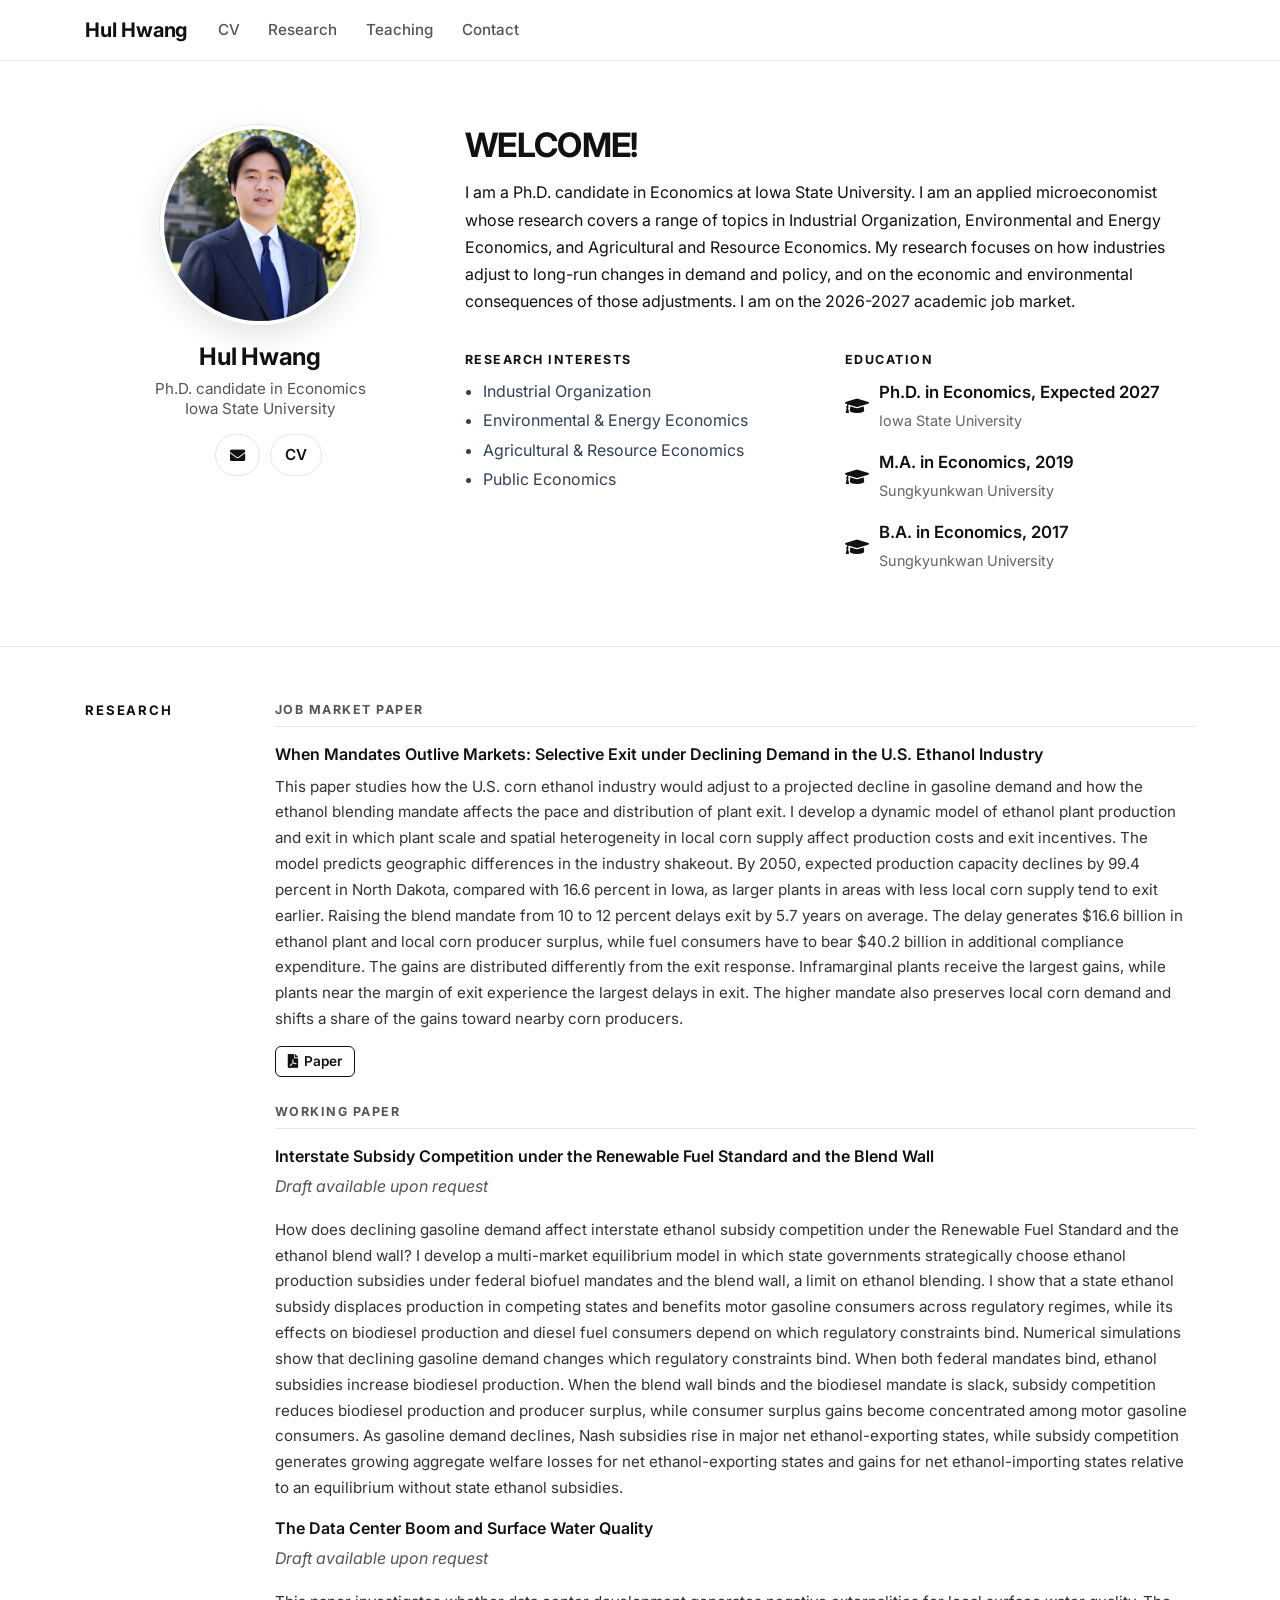
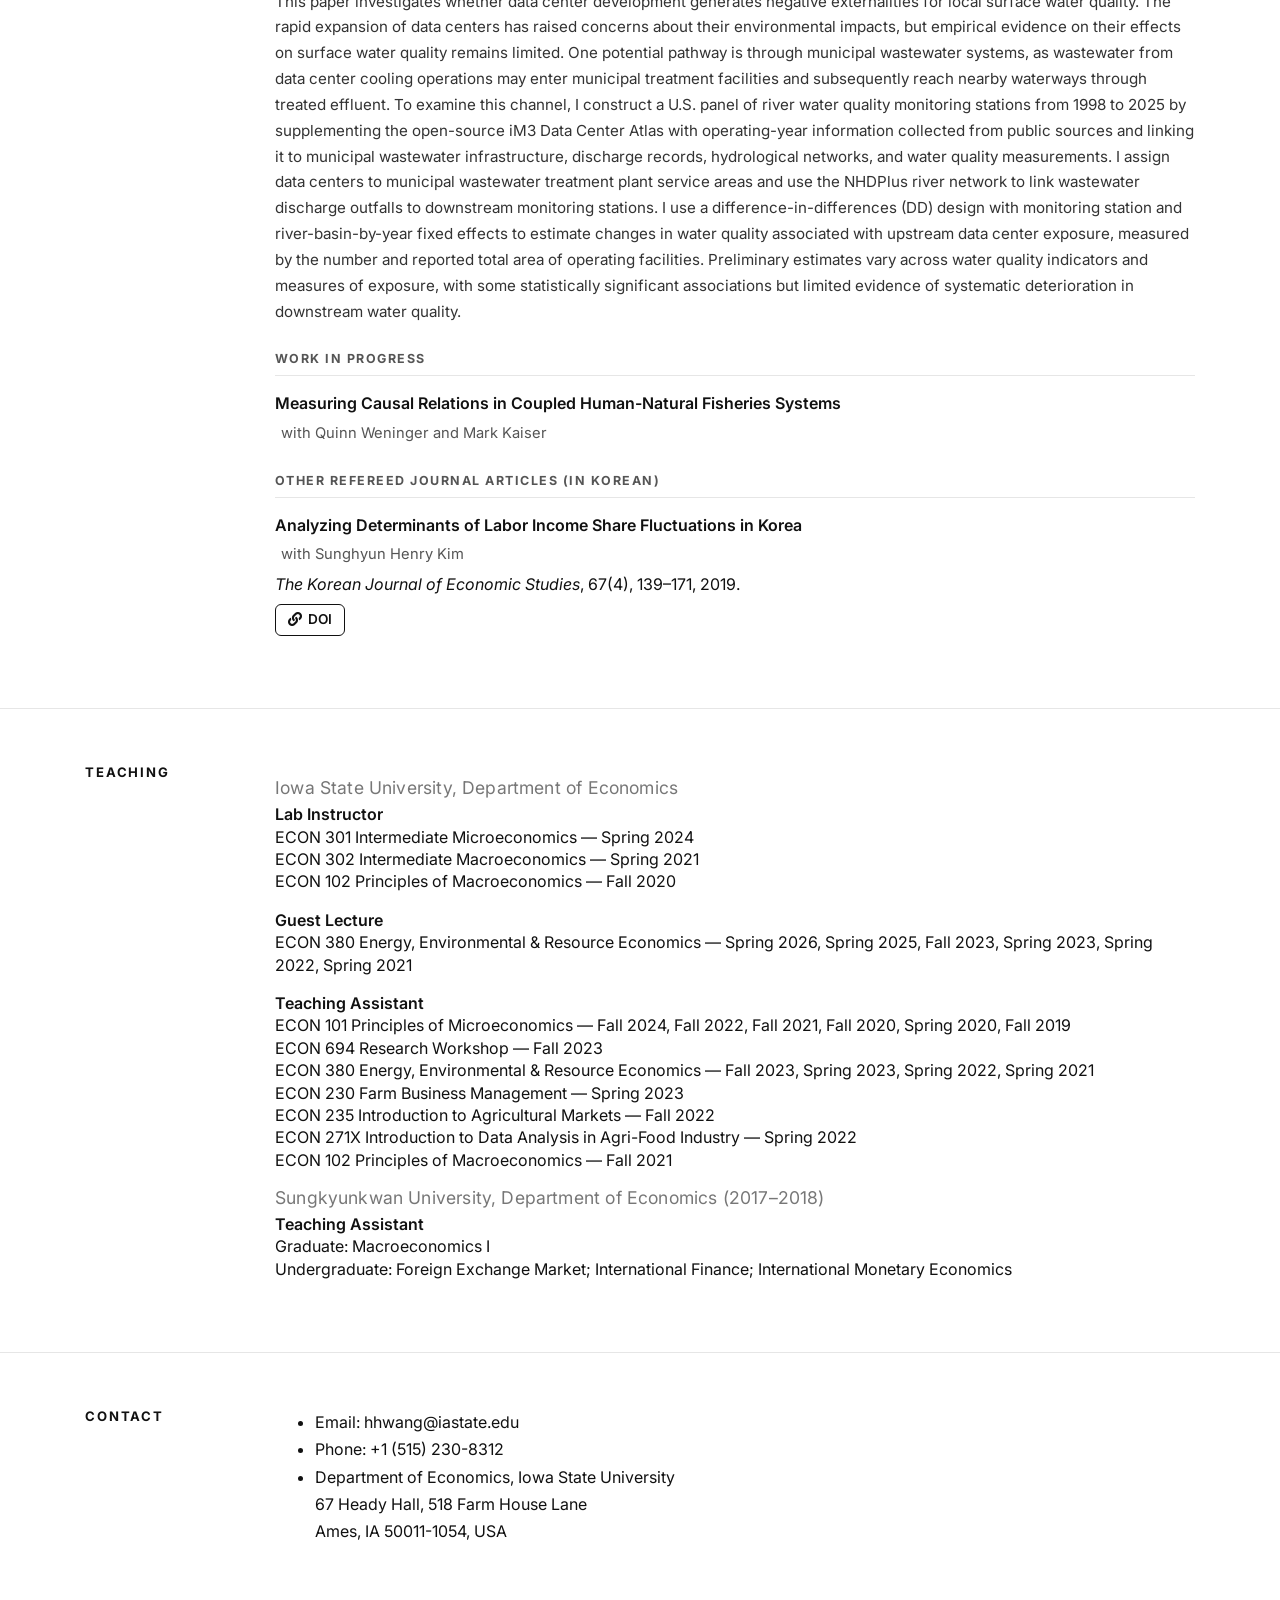
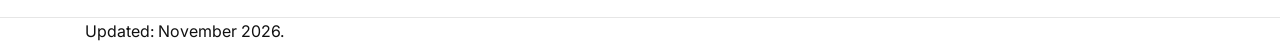
<file: index.html>
<!doctype html>
<html lang="en">
<head>
  <meta charset="utf-8" />
  <meta name="viewport" content="width=device-width, initial-scale=1" />
  <title>Hul Hwang | Economics Ph.D. Candidate | Iowa State University</title>
  <meta name="description" content="Hul Hwang is an Economics Ph.D. candidate at Iowa State University researching industrial organization, energy transition, environmental economics, and industry dynamics." />
  <link rel="canonical" href="https://hulhwang.github.io/" />
  <script type="application/ld+json">
{
    "@context": "https://schema.org",
    "@type": "Person",
    "name": "Hul Hwang",
    "url": "https://hulhwang.github.io/",
    "jobTitle": "Ph.D. Candidate in Economics",
    "affiliation": {
        "@type": "CollegeOrUniversity",
        "name": "Iowa State University",
        "url": "https://www.iastate.edu/"
    },
    "knowsAbout": [
        "Industrial Organization",
        "Environmental Economics",
        "Energy Economics",
        "Agricultural and Resource Economics"
    ],
    "sameAs": [
    "linkedin.com/in/hulhwang",
    "https://www.econ.iastate.edu/people/hul-hwang"
    ]
}
  </script>
  <meta name="author" content="Hul Hwang" />
  <meta name="google-site-verification" content="cupngoSBUZugvoQPcG6rloAyteE7jlBpwj9AbZ5wrpE" />

 
  <link rel="stylesheet"
        href="https://cdnjs.cloudflare.com/ajax/libs/bootstrap/4.6.2/css/bootstrap.min.css">
  <link rel="stylesheet"
        href="https://cdnjs.cloudflare.com/ajax/libs/font-awesome/5.15.4/css/all.min.css">
  <link rel="stylesheet" href="css/styles.css">
  <link rel="stylesheet" href="https://fonts.googleapis.com/css2?family=Inter:wght@300;400;600;700&display=swap">
  <style>
    :root{
      --accent:#111;
      --accent-soft:#f6f6f6;
      --link:#111;
      --ink:#111;
      --muted:#555;
      --line:#e6e6e6;
      --bg:#fff;
    }
    html{ scroll-behavior:smooth; scroll-padding-top:72px; }
    body{
      font-family:'Inter',system-ui,-apple-system,Roboto,Arial,sans-serif;
      line-height:1.7;
      color:var(--ink);
      background:var(--bg);
      -webkit-font-smoothing:antialiased;
    }
    a{ color:var(--link); text-decoration:none; }
    a:hover{ color:var(--link); text-decoration:underline; }
    h3{ font-size:1.05rem; font-weight:600; letter-spacing:.01em; }

    /* NAV */
    .navbar{
      background:rgba(255,255,255,.85);
      backdrop-filter:saturate(180%) blur(10px);
      -webkit-backdrop-filter:saturate(180%) blur(10px);
      border-bottom:1px solid var(--line);
    }
    .navbar .navbar-brand{ font-size:1.25rem; font-weight:700; letter-spacing:-.01em; color:var(--ink); }
    .nav-link{ color:var(--muted) !important; font-weight:500; font-size:.95rem; padding:.5rem .9rem !important; }
    .nav-link:hover, .nav-link.active{ color:#000 !important; }

    /* HERO */
    #about{
      background:#fff;
      padding:64px 0 56px;
      border-bottom:1px solid var(--line);
    }
    #profile .avatar{
      width:200px; height:200px; object-fit:cover; border-radius:50%;
      border:4px solid #fff;
      box-shadow:0 0 0 1px var(--line),0 10px 30px rgba(15,23,42,.12);
    }
    .portrait-title h1{ margin-top:18px; font-size:1.5rem; font-weight:700; letter-spacing:-.01em; color:var(--ink); }
    #about .portrait-title h3{ font-size:.95rem; font-weight:400; color:var(--muted); margin:0 0 2px; text-transform:none; letter-spacing:0; }
    .network-icon{ list-style:none; padding-left:0; margin-top:16px; display:flex; gap:10px; justify-content:center; }
    .network-icon a{
      display:inline-flex; align-items:center; justify-content:center;
      min-width:42px; height:42px; padding:0 14px; border-radius:999px;
      background:#fff; border:1px solid var(--line); color:var(--ink);
      font-size:.95rem; font-weight:600; transition:all .15s ease;
    }
    .network-icon a:hover{ background:#111; color:#fff; border-color:#111; text-decoration:none; transform:translateY(-1px); }

    #about .bio-heading{ font-size:2.1rem; font-weight:700; letter-spacing:-.02em; margin-bottom:14px; }
    #about h3{
      font-size:.78rem; text-transform:uppercase; letter-spacing:.12em;
      color:var(--accent); font-weight:700; margin:22px 0 10px;
    }
    #about ul:not(.education-list){ padding-left:1.1rem; color:#334155; }
    #about ul:not(.education-list) li{ margin-bottom:2px; }
    .edu-item i{ color:var(--accent); }
    .edu-text .degree{ font-weight:600; color:var(--ink); }

    /* SECTIONS */
    section:not(#about){ padding:56px 0; border-bottom:1px solid var(--line); background:#fff; }
    
    section h2{ font-size:.82rem; text-transform:uppercase; letter-spacing:.14em; color:var(--accent); font-weight:700; margin-bottom:10px; }
    .section-heading{ margin-bottom:8px; }
    .muted{ color:var(--muted); }

    /* PAPERS */
    #research h3{
      font-size:.78rem; text-transform:uppercase; letter-spacing:.12em;
      color:var(--muted); font-weight:700; margin:28px 0 14px;
      padding-bottom:8px; border-bottom:1px solid var(--line);
    }
    #research .col-lg-10 > .mb-3:first-child h3{ margin-top:0; }
    .paper-card, #research .mb-3, #research .mb-4, #research .mb-5{ margin-bottom:1rem !important; }
    .paper-title{ font-size:1rem; line-height:1.4; margin-bottom:6px; font-weight:600; }
    .paper-title a{ color:var(--ink); }
    
    .badge-jmp{
      display:inline-block; font-size:.68rem; font-weight:700; letter-spacing:.1em; text-transform:uppercase;
      color:#fff; background:#111; padding:3px 9px; border-radius:999px; margin-bottom:8px;
    }
    .coauthor{ color:var(--muted); font-size:.92rem; margin-bottom:4px; }
     .paper-abstract{ margin:8px 0 14px; color:#333; font-size:.95rem; text-align:left; }
    .paper-links{ display:flex; flex-wrap:wrap; gap:8px; margin:6px 0 10px; }
    .paper-links a{
      display:inline-flex; align-items:center; gap:6px; font-size:.85rem; font-weight:600;
      color:var(--link); border:1px solid var(--link); border-radius:6px; padding:3px 12px;
    }
    .paper-links a:hover{ background:var(--link); color:#fff; text-decoration:none; }

    @media (max-width:991px){
      #about{ padding:40px 0; }
      #profile{ margin-bottom:28px; }
      #about .bio-heading{ font-size:1.7rem; }
    }
  </style>
</head>

<body id="top" data-spy="scroll" data-target="#navbar-main" data-offset="70">

<!-- NAVBAR -->
<nav id="navbar-main" class="navbar navbar-expand-lg navbar-light sticky-top">
  <div class="container">
    <a class="navbar-brand" href="#top">Hul Hwang</a>
    <button class="navbar-toggler" type="button" data-toggle="collapse" data-target="#navbar-content" aria-controls="navbar-content" aria-expanded="false" aria-label="Toggle navigation">
      <span class="navbar-toggler-icon"></span>
    </button>

    <div id="navbar-content" class="collapse navbar-collapse">
      <ul class="navbar-nav mr-auto">
        <li class="nav-item"><a class="nav-link" href="https://drive.google.com/file/d/1pxxc8RSh7oLLme3FrnYkLnKpIe_RZs9x/view?usp=share_link" target="_blank" rel="noopener noreferrer">CV</a></li>
        <li class="nav-item"><a class="nav-link" href="#research">Research</a></li>
        <li class="nav-item"><a class="nav-link" href="#teaching">Teaching</a></li>
      
        <li class="nav-item"><a class="nav-link" href="#contact">Contact</a></li>
      </ul>



      
    </div>
  </div>
</nav>

<!-- ABOUT / BIOGRAPHY -->
<section id="about">
  <div class="container">
    <div class="row">
      <!-- Left: photo + quick links -->
      <div class="col-12 col-lg-4 text-center" id="profile">
        <img class="avatar" src="contents/Hul.jpg" alt="Hul Hwang">
        <div class="portrait-title">
          <h1>Hul Hwang</h1>
          <h3>Ph.D. candidate in Economics</h3>
          <h3>Iowa State University</h3>
        </div>

        <ul class="network-icon">
          <li><a href="mailto:hhwang@iastate.edu" title="Email" aria-label="Email Hul Hwang"><i class="fas fa-envelope" aria-hidden="true"></i></a></li>
          <li><a href="https://drive.google.com/file/d/1pxxc8RSh7oLLme3FrnYkLnKpIe_RZs9x/view?usp=share_link" target="_blank" rel="noopener noreferrer" title="CV">CV</a></li>
        </ul>
        
      </div>
      
      

      <!-- Right: biography + interests + education -->
      <div class="col-12 col-lg-8">
        <h2 class="bio-heading">Welcome!</h2>
        <p>
          I am a Ph.D. candidate in Economics at Iowa State University. I am an applied microeconomist whose research covers a range of topics in Industrial Organization, Environmental and Energy Economics, and Agricultural and Resource Economics. My research focuses on how industries adjust to long-run changes in demand and policy, and on the economic and environmental consequences of those adjustments. I am on the 2026-2027 academic job market.
        </p>

        <div class="row">
          <div class="col-md-6">
            <h3>Research Interests</h3>
            <ul>
              <li>Industrial Organization</li>
              <li>Environmental &amp; Energy Economics</li>
              <li>Agricultural &amp; Resource Economics</li>
              <li>Public Economics</li>
            </ul>
          </div>

        <div class="col-md-6">
          <h3>Education</h3>
          <ul class="education-list">
            <li class="edu-item">
              <i class="fas fa-graduation-cap"></i>
              <div class="edu-text">
                <span class="degree">Ph.D. in Economics, Expected 2027</span><br/>
                <span class="institution">Iowa State University</span>
              </div>
            </li>
            <li class="edu-item">
              <i class="fas fa-graduation-cap"></i>
              <div class="edu-text">
                <span class="degree">M.A. in Economics, 2019</span><br/>
                <span class="institution">Sungkyunkwan University</span>
              </div>
            </li>
            <li class="edu-item">
              <i class="fas fa-graduation-cap"></i>
              <div class="edu-text">
                <span class="degree">B.A. in Economics, 2017</span><br/>
                <span class="institution">Sungkyunkwan University</span>
              </div>
            </li>
          </ul>
        </div>
        </div>
      </div>
    </div>
  </div>
</section>


<!-- RESEARCH -->
<section id="research">
  <div class="container">
    <div class="row">

      <div class="col-12 col-lg-2 section-heading">
        <h2>Research</h2>
      </div>

      <div class="col-12 col-lg-10">

        <!-- JOB MARKET PAPER -->
        <div class="mb-3">
          <h3>Job Market Paper</h3>
        </div>

        <div class="mb-4">
          <div class="paper-title">When Mandates Outlive Markets: Selective Exit under Declining Demand in the U.S. Ethanol Industry</div>


          <p class="paper-abstract">
            This paper studies how the U.S. corn ethanol industry would adjust to a projected decline in gasoline demand and how the ethanol blending mandate affects the pace and distribution of plant exit. I develop a dynamic model of ethanol plant production and exit in which plant scale and spatial heterogeneity in local corn supply affect production costs and exit incentives. The model predicts geographic differences in the industry shakeout. By 2050, expected production capacity declines by 99.4 percent in North Dakota, compared with 16.6 percent in Iowa, as larger plants in areas with less local corn supply tend to exit earlier. Raising the blend mandate from 10 to 12 percent delays exit by 5.7 years on average. The delay generates $16.6 billion in ethanol plant and local corn producer surplus, while fuel consumers have to bear $40.2 billion in additional compliance expenditure. The gains are distributed differently from the exit response. Inframarginal plants receive the largest gains, while plants near the margin of exit experience the largest delays in exit. The higher mandate also preserves local corn demand and shifts a share of the gains toward nearby corn producers.
            </p>
          <div class="paper-links"><a href="https://drive.google.com/file/d/1fnopIACbI3KGC-nMt4AQJcIOKfGvtlNI/view?usp=share_link" target="_blank" rel="noopener noreferrer"><i class="fas fa-file-pdf"></i> Paper</a></div>
        </div>


      <!-- WORKING PAPER -->
        <div class="mb-3">
          <h3>Working Paper</h3>
        </div>

        <div class="mb-4">
          <div class="paper-title">
            Interstate Subsidy Competition under the Renewable Fuel Standard and the Blend Wall
          </div>
          <p class="muted"><em>Draft available upon request</em></p>
          <p class="paper-abstract">
            
How does declining gasoline demand affect interstate ethanol subsidy competition under the Renewable Fuel Standard and the ethanol blend wall? I develop a multi-market equilibrium model in which state governments strategically choose ethanol production subsidies under federal biofuel mandates and the blend wall, a limit on ethanol blending. I show that a state ethanol subsidy displaces production in competing states and benefits motor gasoline consumers across regulatory regimes, while its effects on biodiesel production and diesel fuel consumers depend on which regulatory constraints bind. Numerical simulations show that declining gasoline demand changes which regulatory constraints bind. When both federal mandates bind, ethanol subsidies increase biodiesel production. When the blend wall binds and the biodiesel mandate is slack, subsidy competition reduces biodiesel production and producer surplus, while consumer surplus gains become concentrated among motor gasoline consumers. As gasoline demand declines, Nash subsidies rise in major net ethanol-exporting states, while subsidy competition generates growing aggregate welfare losses for net ethanol-exporting states and gains for net ethanol-importing states relative to an equilibrium without state ethanol subsidies.            </p>
        </div>

        <div class="mb-4">
          <div class="paper-title">
            The Data Center Boom and Surface Water Quality
          </div>
          <p class="muted"><em>Draft available upon request</em></p>
          <p class="paper-abstract">
      This paper investigates whether data center development generates negative externalities for local surface water quality. The rapid expansion of data centers has raised concerns about their environmental impacts, but empirical evidence on their effects on surface water quality remains limited. One potential pathway is through municipal wastewater systems, as wastewater from data center cooling operations may enter municipal treatment facilities and subsequently reach nearby waterways through treated effluent. To examine this channel, I construct a U.S. panel of river water quality monitoring stations from 1998 to 2025 by supplementing the open-source iM3 Data Center Atlas with operating-year information collected from public sources and linking it to municipal wastewater infrastructure, discharge records, hydrological networks, and water quality measurements. I assign data centers to municipal wastewater treatment plant service areas and use the NHDPlus river network to link wastewater discharge outfalls to downstream monitoring stations. I use a difference-in-differences (DD) design with monitoring station and river-basin-by-year fixed effects to estimate changes in water quality associated with upstream data center exposure, measured by the number and reported total area of operating facilities. Preliminary estimates vary across water quality indicators and measures of exposure, with some statistically significant associations but limited evidence of systematic deterioration in downstream water quality.
        </div>

      <!-- WORK IN PROGRESS -->
        <div class="mb-3">
          <h3>Work in Progress</h3>
        </div>


        <div class="mb-5">
          <div class="paper-title">
            Measuring Causal Relations in Coupled Human-Natural Fisheries Systems
          </div>
          <p class="coauthor">with Quinn Weninger and Mark Kaiser</p>
        </div>
          
        <!-- OTHER REFEREED JOURNAL ARTICLES -->
        <div class="mb-3">
          <h3>Other Refereed Journal Articles (in Korean)</h3>
        </div>

        <div class="mb-4">
          <div class="paper-title">Analyzing Determinants of Labor Income Share Fluctuations in Korea</div>
          <p class="coauthor">with Sunghyun Henry Kim</p>
            <em>The Korean Journal of Economic Studies</em>, 67(4), 139–171, 2019.
          <div class="paper-links"><a href="https://doi.org/10.22841/kjes.2019.67.4.005" target="_blank" rel="noopener noreferrer"><i class="fas fa-link"></i> DOI</a></div>

        </div>

      </div>

    </div>
  </div>
</section>
<!-- Teaching  -->

<section id="teaching">
  <div class="container">
    <div class="row">
      <div class="col-12 col-lg-2 section-heading">
        <h2>Teaching</h2>
      </div>
      <div class="col-12 col-lg-10">
        <h3>Iowa State University, Department of Economics</h3>
        <ul class="teaching-list">
          <li><strong>Lab Instructor</strong><br/>
            ECON 301 Intermediate Microeconomics — Spring 2024<br/>
            ECON 302 Intermediate Macroeconomics — Spring 2021<br/>
            ECON 102 Principles of Macroeconomics — Fall 2020
          </li>
          <li><strong>Guest Lecture</strong><br/>
            ECON 380 Energy, Environmental & Resource Economics — Spring 2026, Spring 2025, Fall 2023, Spring 2023, Spring 2022, Spring 2021
          </li>
          <li><strong>Teaching Assistant</strong><br/>
            ECON 101 Principles of Microeconomics — Fall 2024, Fall 2022, Fall 2021, Fall 2020, Spring 2020, Fall 2019<br/>
            ECON 694 Research Workshop — Fall 2023<br/>
            ECON 380 Energy, Environmental & Resource Economics — Fall 2023, Spring 2023, Spring 2022, Spring 2021<br/>
            ECON 230 Farm Business Management — Spring 2023<br/>
            ECON 235 Introduction to Agricultural Markets — Fall 2022<br/>
            ECON 271X Introduction to Data Analysis in Agri-Food Industry — Spring 2022<br/>
            ECON 102 Principles of Macroeconomics — Fall 2021
          </li>
        </ul>

        <h3>Sungkyunkwan University, Department of Economics (2017–2018)</h3>
        <ul class="teaching-list">
          <li><strong>Teaching Assistant</strong><br/>
            Graduate: Macroeconomics I<br/>
            Undergraduate: Foreign Exchange Market; International Finance; International Monetary Economics
          </li>
        </ul>
      </div>
    </div>
  </div>
</section>

<!-- CONTACT -->
<section id="contact">
  <div class="container">
    <div class="row">
      <div class="col-12 col-lg-2 section-heading">
        <h2>Contact</h2>
      </div>
      <div class="col-12 col-lg-10">
        <ul>
          <li>Email: <a href="mailto:hhwang@iastate.edu">hhwang@iastate.edu</a></li>
          <li>Phone: +1 (515) 230-8312</li>
          <li>
            Department of Economics, Iowa State University<br/>
            67 Heady Hall, 518 Farm House Lane<br/>
            Ames, IA 50011-1054, USA
          </li>
        </ul>
      </div>
    </div>
  </div>
</section>

<footer class="container">
  Updated: November 2026.
</footer>

<script src="https://cdnjs.cloudflare.com/ajax/libs/jquery/3.6.4/jquery.min.js"></script>
<script src="https://cdnjs.cloudflare.com/ajax/libs/bootstrap/4.6.2/js/bootstrap.bundle.min.js"></script>
</body>
</html>
</file>
<file: css/styles.css>
.education-list {
  list-style: none;
  padding-left: 0;
}

.edu-item {
  display: flex;
  align-items: center; /* 아이콘과 텍스트 수직 가운데 정렬 */
  margin-bottom: 0.9rem;
}

.edu-item i {
  margin-right: 10px;
  color: #000;
  font-size: 1.2rem;
}

.edu-text .degree {
  color: #000;
  font-size: 1.05rem;
}

.edu-text .institution {
  color: #666;
  font-size: 0.9rem;
  margin-top: 2px;
}

.navbar .navbar-brand {
  font-size: 1.6rem;
  font-weight: 700;
}

body {
  font-family: 'Inter', system-ui, -apple-system, Roboto, Arial, sans-serif;
}

.portrait-title h2 {
  font-weight: 400;
  font-size: 1.4rem;
  color: #111;
}

.portrait-title h3 {
  font-weight: 300;
  font-size: 1rem;
  color: #555;
}

.teaching-list {
  list-style: none;
  padding-left: 0;
}

.teaching-list li {
  margin-bottom: 1rem;
  line-height: 1.4;
}

.teaching-list li strong {
  font-weight: 600;
}

/* Teaching 섹션 기관명 스타일 */
#teaching h3 {
  font-size: 1.1rem;
  font-weight: 400;
  color: #777;
  margin-top: 0.8rem;
  margin-bottom: 0.3rem;
}

.coauthor {
  font-weight: 400;
  font-size: 0.95rem;
  margin-left: 0.4rem;
}

/* Research subsection headings */
#research h3 {
  font-size: 1.05rem;
  font-weight: 500;
  color: #666;
  margin-top: 1.2rem;
  margin-bottom: 0.8rem;
}

/* 홀수/짝수 섹션 배경색 */
section:nth-of-type(odd) {
  background-color: #fafbfc;
}

section:nth-of-type(even) {
  background-color: #ffffff;
}
</file>
